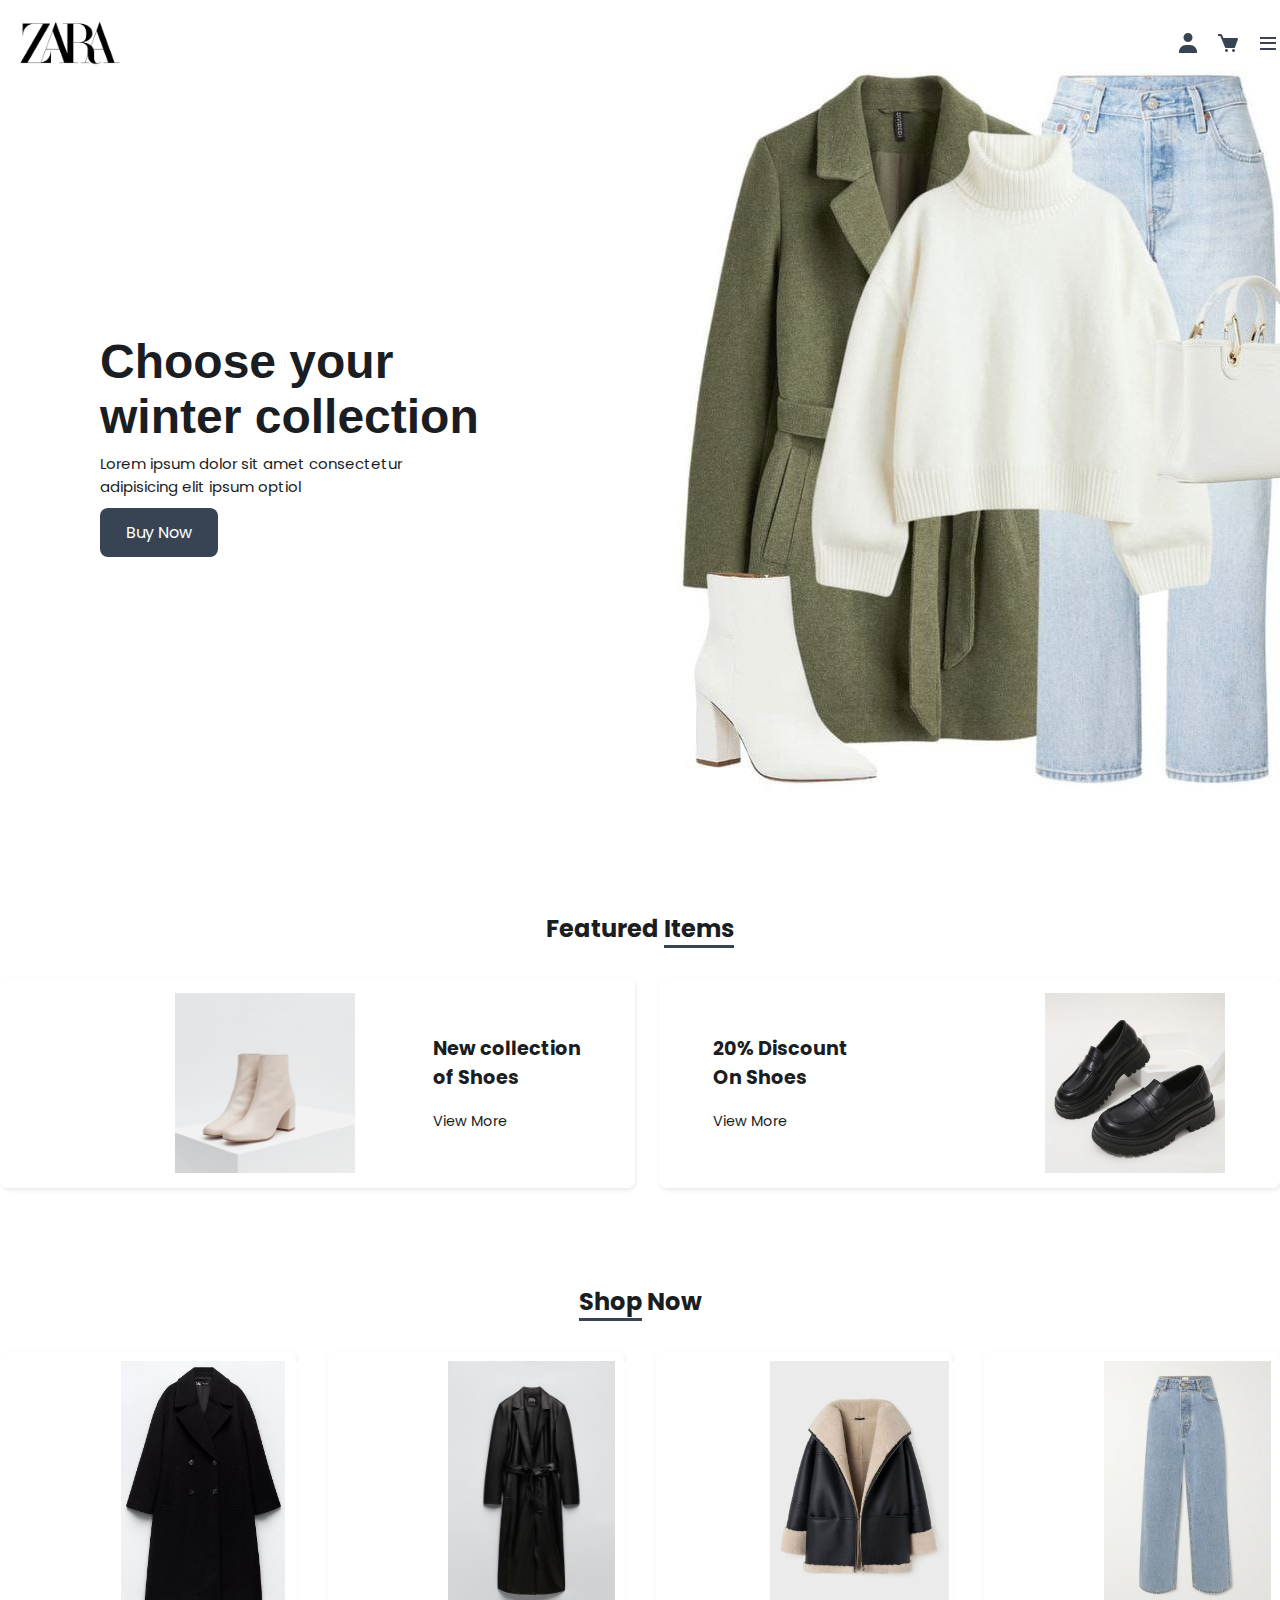
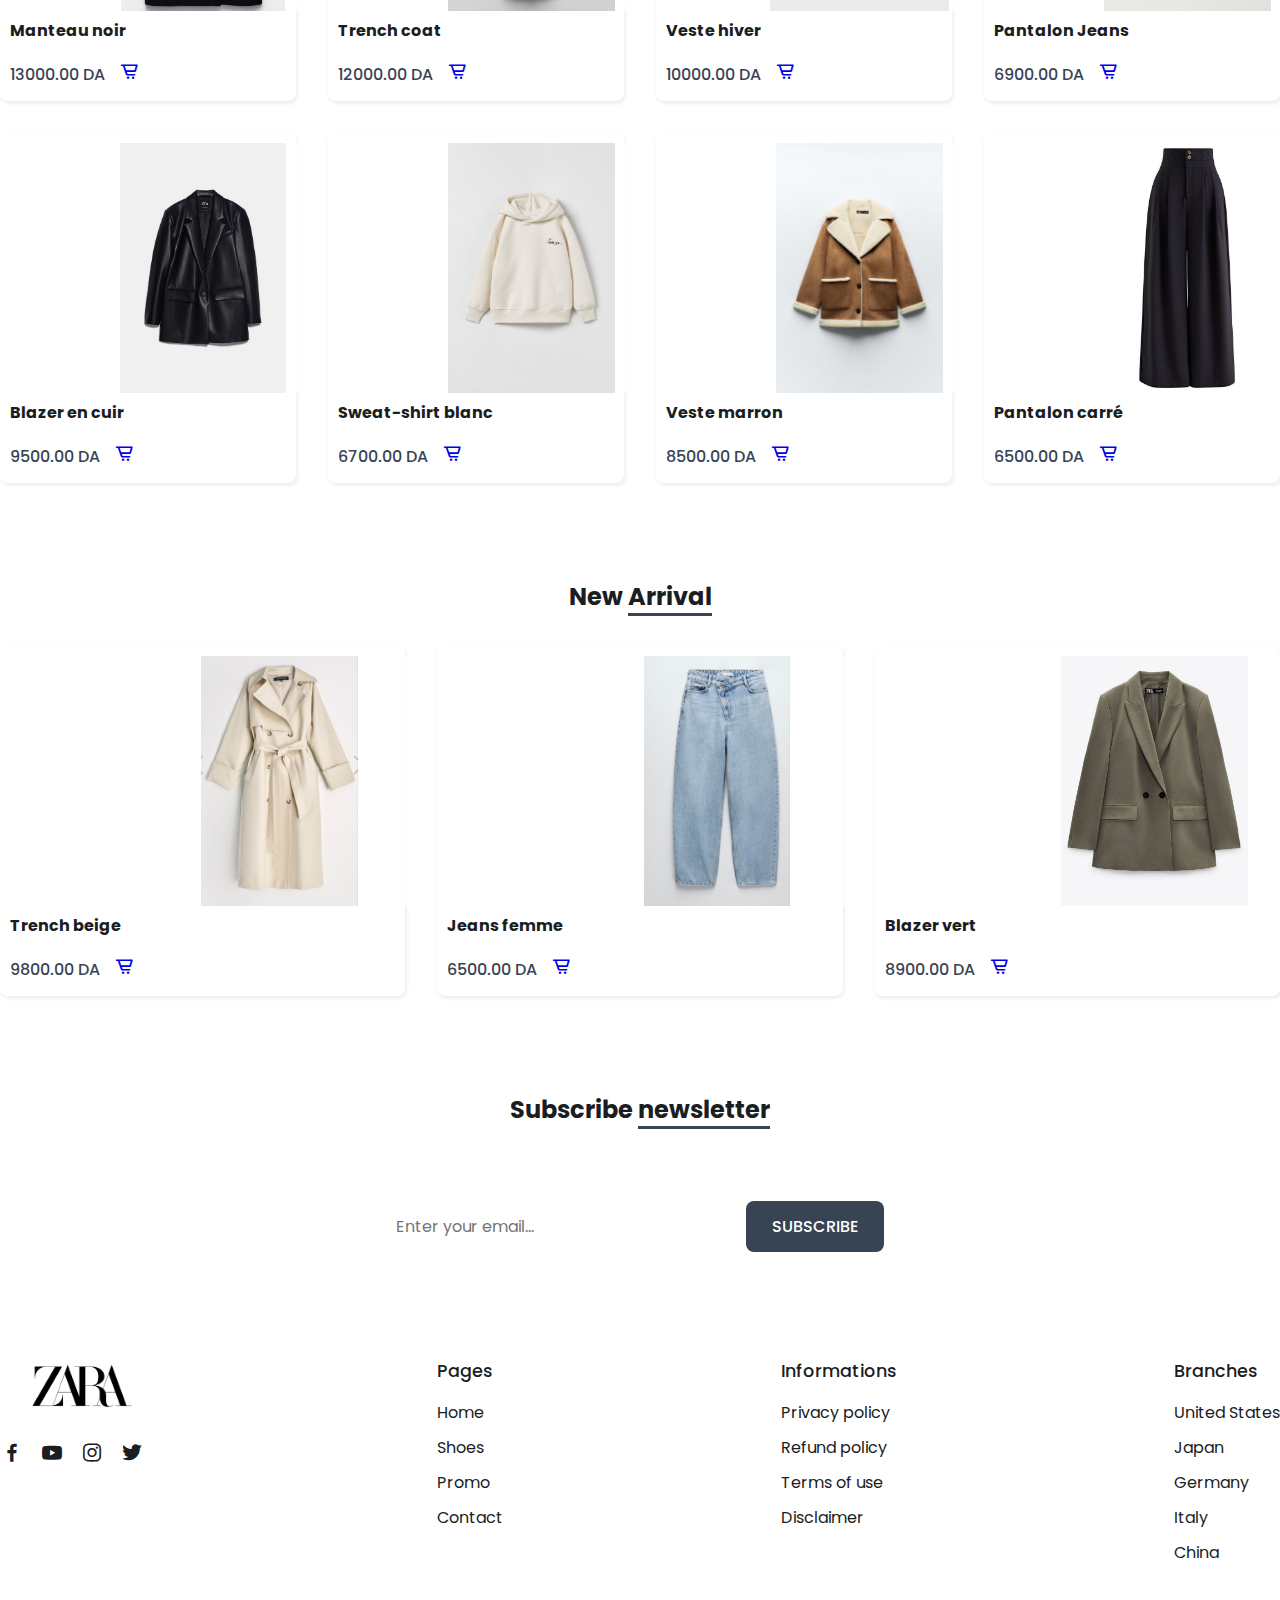
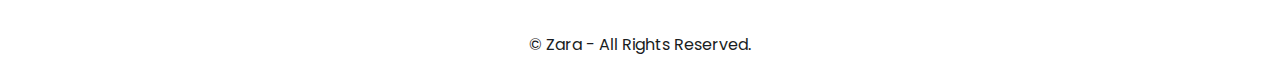
<file: index.html>
<!DOCTYPE html>
<html lang="en">
<head>
    <meta charset="UTF-8">
    <meta name="viewport" content="width=device-width, initial-scale=1.0">
    <title>site e-commerce zara</title>
    <!-- CSS -->
    <link rel="stylesheet" href="style.css">
    <!-- Box Icons -->
    <link href="https://unpkg.com/boxicons@2.1.4/css/boxicons.min.css" rel="stylesheet">
</head>
<body>
    <!-- Header -->
    <header>
        <div class="nav container">
            <!-- Logo -->
            <a href="index.html" class="logo">
                <img src="img/safiaaa.png">
            </a>
            <!-- Menu Links -->
            <ul class="navbar">
                <li><a href="#home" class="active">Home</a></li>
                <li><a href="shoes.html">Shoes</a></li>
                <li><a href="promo.html">Promo</a></li>
                <li><a href="contact.html" class="contact"><i class='bx bxs-contact'></i> Contact</a></li>
            </ul>
            <!-- Icons -->
            <div class="nav-icons">
                <a href="#" class="user"><i class='bx bxs-user'></i></a>
                <a href="#" class="cart"><i class='bx bxs-cart'></i></a>
                <a href="#" class="menu"><i class='bx bx-menu' id="menu-icon"></i></a>
            </div>
        </div>
    </header>
    <!-- Home -->
    <section class="home" id="home">
        <div class="home container">
            <div class="home-text">
                <h1>Choose your <br>winter collection</h1>
                <p>Lorem ipsum dolor sit amet consectetur <br>adipisicing elit ipsum optiol</p>
                <!-- Button -->
                <a href="#" class="btn">Buy Now</a>
            </div>
            <!-- Home Image -->
            <div class="home-img">
                <img src="img/winer.jpg">
            </div>
        </div>
    </section>
    <!-- Featured -->
    <section class="featured container" id="featured">
        <div class="heading">
            <h2>Featured <span>Items</span></h2>
        </div>
        <div class="featured-container container">
            <!-- Box 1 -->
            <div class="box">
                <img src="img/5780541676064982478_120.jpg" alt="">
                <div class="text">
                    <h2>New collection <br>of Shoes</h2>
                    <a href="shoes.html">View More</a>
                </div>
            </div>
            <!-- Box 2 -->
            <div class="box">
                <div class="text">
                    <h2>20% Discount <br>On Shoes</h2>
                    <a href="promo.html">View More</a>
                </div>
                <img src="img/e777a05e8a29bbe8b3b2c0ac0cf185cf.jpg" alt="">
            </div>
        </div>
    </section>
    <!-- Shop -->
    <section class="shop" id="shop">
        <div class="heading">
            <h2><span>Shop</span> Now</h2>
        </div>
        <div class="shop-container container">
            <div class="box">
                <img src="img/02631f67a405ee06260c0263e484c8fd.jpg">
                <h2>Manteau noir</h2>
                <span>13000.00 DA</span>
                <a href="#"><i class='bx bx-cart-alt'></i></a>
            </div>
            <div class="box">
                <img src="img/6050832759800317524_121.jpg">
                <h2>Trench coat</h2>
                <span>12000.00 DA</span>
                <a href="#"><i class='bx bx-cart-alt'></i></a>
            </div>
            <div class="box">
                <img src="img/783ca17c5a2ca26997706bc5a75c3d12.jpg">
                <h2>Veste hiver</h2>
                <span>10000.00 DA</span>
                <a href="#"><i class='bx bx-cart-alt'></i></a>
            </div>
            <div class="box">
                <img src="img/6050832759800317522_120.jpg">
                <h2>Pantalon Jeans</h2>
                <span>6900.00 DA</span>
                <a href="#"><i class='bx bx-cart-alt'></i></a>
            </div>
            <div class="box">
                <img src="img/noire.jpg">
                <h2>Blazer en cuir</h2>
                <span>9500.00 DA</span>
                <a href="#"><i class='bx bx-cart-alt'></i></a>
            </div>         
            <div class="box">
                <img src="img/sifiaa.jpg">
                <h2>Sweat-shirt blanc</h2>
                <span>6700.00 DA</span>
                <a href="#"><i class='bx bx-cart-alt'></i></a>
            </div>
            <div class="box">
                <img src="img/marron.jpg">
                <h2>Veste marron</h2>
                <span>8500.00 DA</span>
                <a href="#"><i class='bx bx-cart-alt'></i></a>
            </div>
            <div class="box">
                <img src="img/padef.jpg">
                <h2>Pantalon carré</h2>
                <span>6500.00 DA</span>
                <a href="#"><i class='bx bx-cart-alt'></i></a>
            </div>
        </div>
    </section>
    <!-- New Arrival -->
    <section class="new" id="new">
        <div class="heading">
            <h2>New <span>Arrival</span></h2>
        </div>
        <div class="shop-container container">
            <div class="box">
                <img src="img/tren.jpg">
                <h2>Trench beige</h2>
                <span>9800.00 DA</span>
                <a href="#"><i class='bx bx-cart-alt'></i></a>
            </div>
            <div class="box">
                <img src="img/6050832759800317531_121.jpg">
                <h2>Jeans femme</h2>
                <span>6500.00 DA</span>
                <a href="#"><i class='bx bx-cart-alt'></i></a>
            </div>
            <div class="box">
                <img src="img/mamaia.jpg">
                <h2>Blazer vert</h2>
                <span>8900.00 DA</span>
                <a href="#"><i class='bx bx-cart-alt'></i></a>
            </div>
        </div>
    </section>
    <!-- Newsletter -->
    <section class="newsletter container">
        <div class="heading">
            <h2>Subscribe <span>newsletter</span></h2>
        </div>
        <form action="">
            <input type="email" placeholder="Enter your email..." class="email-box" required>
            <input type="submit" value="Subscribe" class="btn">
        </form>
    </section>
    <!-- Footer -->
    <section class="footer container">
        <div class="footer-box">
            <a href="index.html" class="logo">
                <img src="img/safiaaa.png">
            </a>
            <div class="social">
                <a href="#"><i class='bx bxl-facebook'></i></a>
                <a href="#"><i class='bx bxl-youtube'></i></a>
                <a href="#"><i class='bx bxl-instagram'></i></a>
                <a href="#"><i class='bx bxl-twitter'></i></a>
            </div>
        </div>
        <div class="footer-box">
            <h3>Pages</h3>
            <a href="index.html">Home</a>
            <a href="shoes.html">Shoes</a>
            <a href="promo.html">Promo</a>
            <a href="contact.html">Contact</a>
        </div>
        <div class="footer-box">
            <h3>Informations</h3>
            <a href="#">Privacy policy</a>
            <a href="#">Refund policy</a>
            <a href="#">Terms of use</a>
            <a href="#">Disclaimer</a>
        </div>
        <div class="footer-box">
            <h3>Branches</h3>
            <p>United States</p>
            <p>Japan</p>
            <p>Germany</p>
            <p>Italy</p>
            <p>China</p>
        </div>
    </section>
    <!-- Copyright -->
    <div class="copyright">
        <p>&#169; Zara - All Rights Reserved.</p>
    </div>
    <!-- JS -->
    <script src="main.js" defer></script>
</body>
</html>
</file>
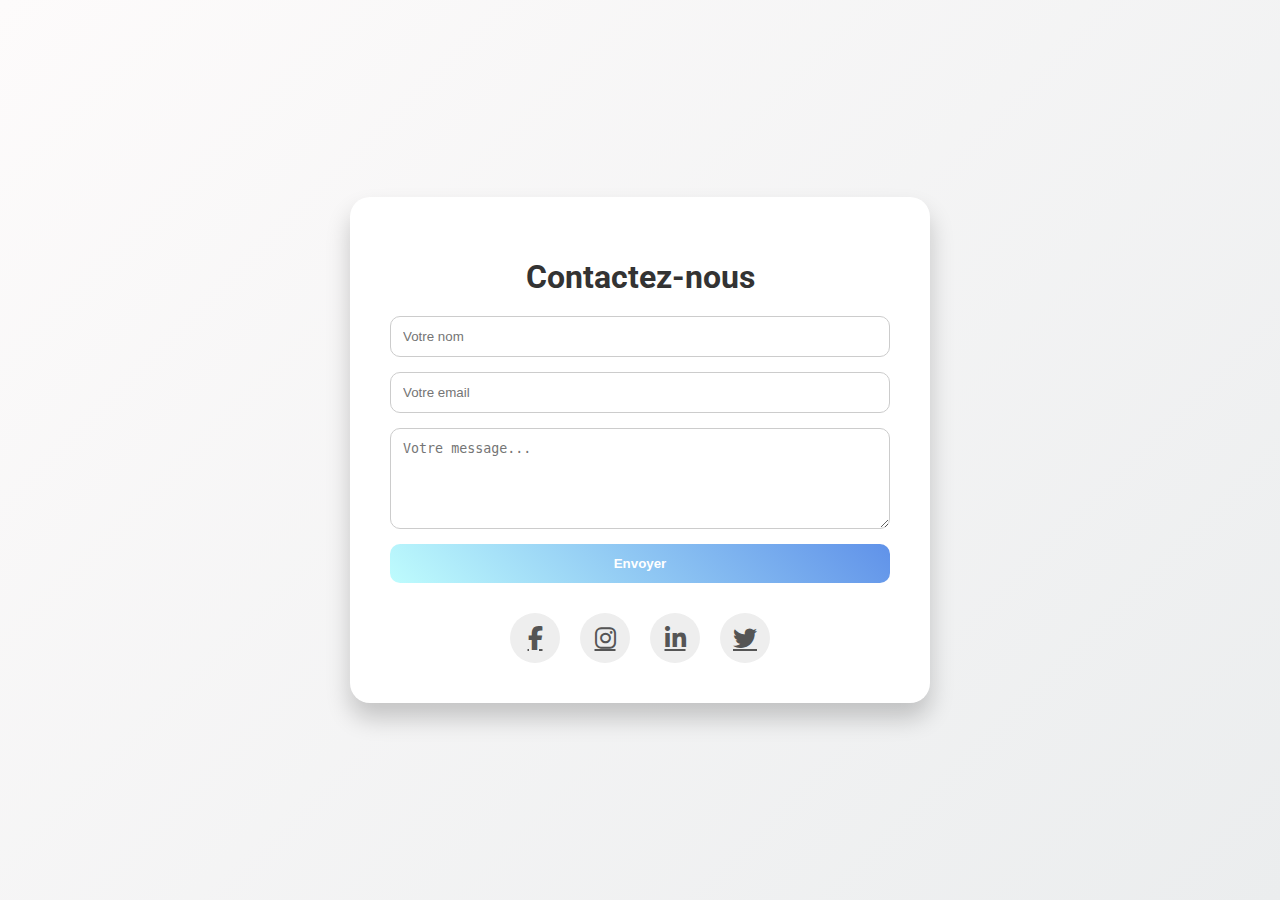
<file: contact.html>
<!DOCTYPE html>
<html lang="fr">
<head>
    <meta charset="UTF-8">
    <meta name="viewport" content="width=device-width, initial-scale=1.0">
    <title>Contact</title>
    <link href="https://fonts.googleapis.com/css2?family=Roboto:wght@400;700&display=swap" rel="stylesheet">
    <link rel="stylesheet" href="https://cdnjs.cloudflare.com/ajax/libs/font-awesome/6.5.2/css/all.min.css">
    <style>
        body {
            margin: 0;
            font-family: 'Roboto', sans-serif;
            background: linear-gradient(135deg, #fdfbfb, #ebedee);
            display: flex;
            justify-content: center;
            align-items: center;
            min-height: 100vh;
        }
        .contact-container {
            background: #ffffff;
            padding: 40px;
            border-radius: 20px;
            box-shadow: 0 15px 25px rgba(0,0,0,0.2);
            width: 90%;
            max-width: 500px;
            text-align: center;
            animation: fadeIn 1s ease-in-out;
        }
        h1 {
            margin-bottom: 20px;
            color: #333;
        }
        .contact-form {
            display: flex;
            flex-direction: column;
            gap: 15px;
        }
        .contact-form input,
        .contact-form textarea {
            padding: 12px;
            border-radius: 10px;
            border: 1px solid #ccc;
            transition: all 0.3s ease;
        }
        .contact-form input:focus,
        .contact-form textarea:focus {
            border-color: #b8cbd0;
            box-shadow: 0 0 10px rgba(0,123,255,0.3);
            outline: none;
        }
        .contact-form button {
            padding: 12px;
            background: linear-gradient(45deg, #befcfd, #6092e9);
            color: white;
            font-weight: bold;
            border: none;
            border-radius: 10px;
            cursor: pointer;
            transition: all 0.3s ease;
        }
        .contact-form button:hover {
            transform: translateY(-3px);
            box-shadow: 0 8px 15px rgba(0,0,0,0.2);
        }
        .social-links {
            margin-top: 30px;
            display: flex;
            justify-content: center;
            gap: 20px;
            flex-wrap: wrap;
        }
        .social-links a {
            display: flex;
            align-items: center;
            justify-content: center;
            width: 50px;
            height: 50px;
            border-radius: 50%;
            background: #eee;
            color: #555;
            font-size: 24px;
            transition: all 0.3s ease;
        }
        .social-links a:hover {
            transform: translateY(-5px) scale(1.1);
            box-shadow: 0 5px 15px rgba(0, 0, 0, 0.297);
        }

        /* Couleur au clic (avec :active) */
        .social-links a.facebook:hover { color: #1877F2; }
        .social-links a.instagram:hover { color: #E1306C; }
        .social-links a.linkedin:hover { color: #0A66C2; }
        .social-links a.twitter:hover { color: #1DA1F2; }

        @keyframes fadeIn {
            0% {opacity: 0; transform: translateY(-20px);}
            100% {opacity: 1; transform: translateY(0);}
        }
    </style>
</head>
<body>
    <div class="contact-container">
        <h1>Contactez-nous</h1>
        <form class="contact-form">
            <input type="text" placeholder="Votre nom" required>
            <input type="email" placeholder="Votre email" required>
            <textarea placeholder="Votre message..." rows="5" required></textarea>
            <button type="submit">Envoyer</button>
        </form>
        <div class="social-links">
            <a href="#" class="facebook"><i class="fab fa-facebook-f"></i></a>
            <a href="#" class="instagram"><i class="fab fa-instagram"></i></a>
            <a href="#" class="linkedin"><i class="fab fa-linkedin-in"></i></a>
            <a href="#" class="twitter"><i class="fab fa-twitter"></i></a>
        </div>
    </div>
</body>
</html>
</file>
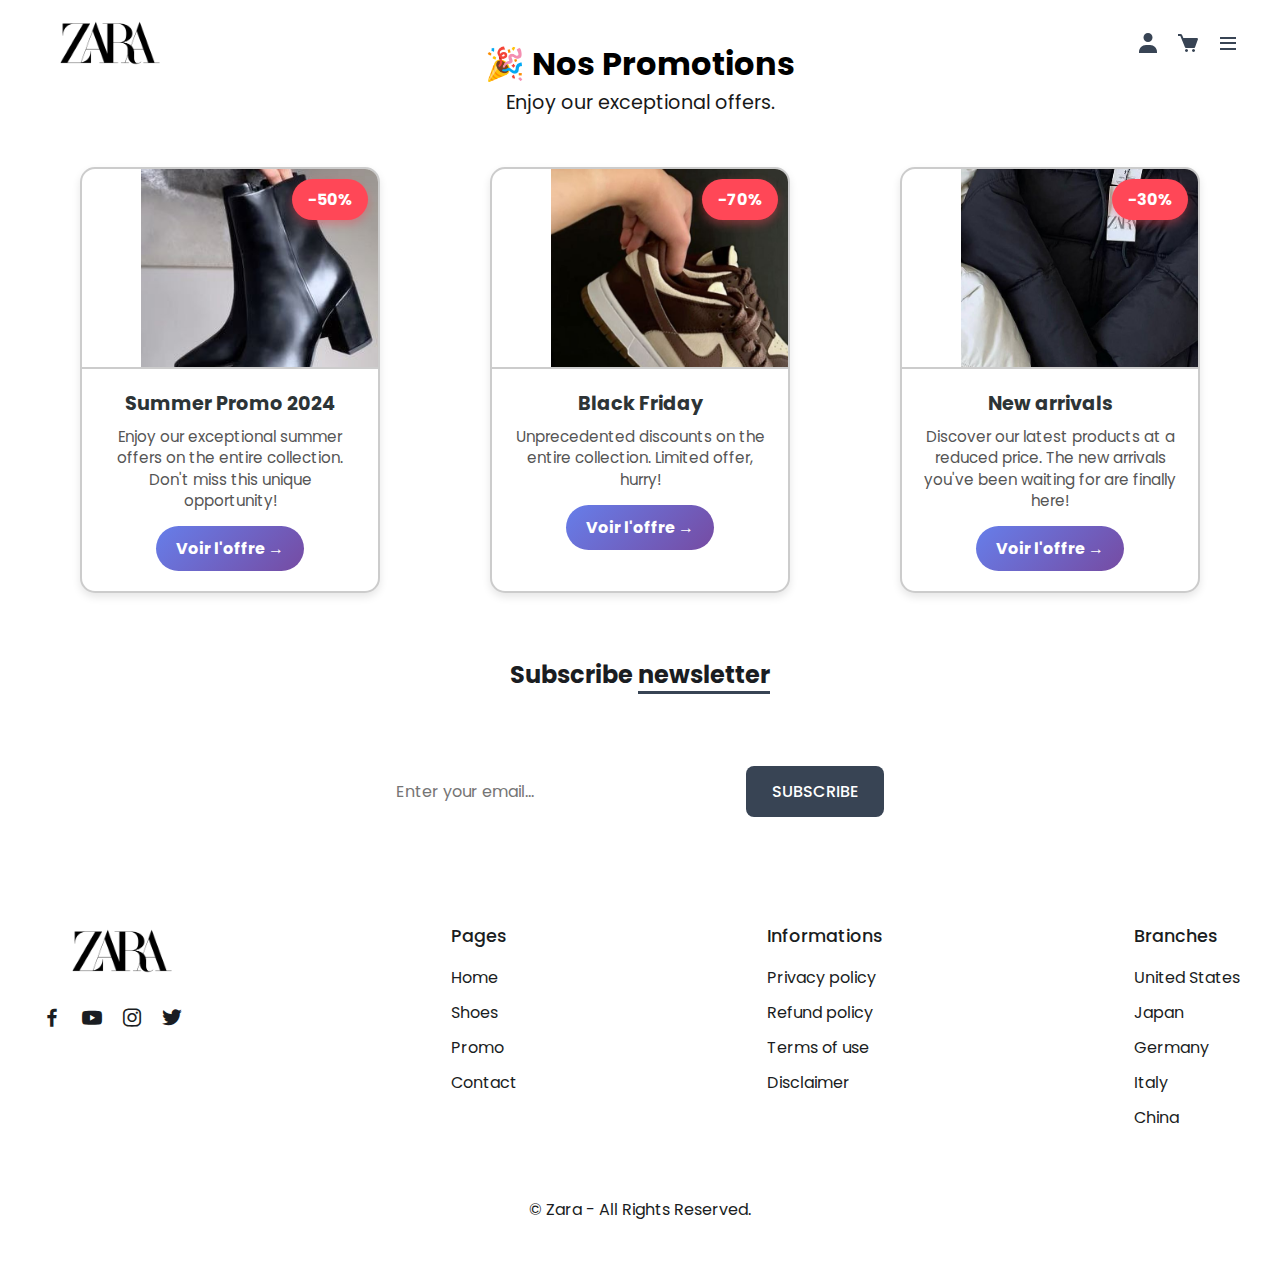
<file: promo.html>
<!DOCTYPE html>
<html lang="en">
<head>
    <meta charset="UTF-8">
    <meta name="viewport" content="width=device-width, initial-scale=1.0">
    <title>Our Promotions - Zara</title>
    <!-- CSS -->
    <link rel="stylesheet" href="style.css">
    <!-- Box Icons -->
    <link href="https://unpkg.com/boxicons@2.1.4/css/boxicons.min.css" rel="stylesheet">
<style>

/* === Styles de base === */
* {
    margin: 0;
    padding: 0;
    box-sizing: border-box;
}

body {
    font-family: 'Segoe UI', Tahoma, Geneva, Verdana, sans-serif;
    background: white;
    padding: 40px 20px;
    min-height: 100vh;
}

.container {
    max-width: 1200px;
    margin: 0 auto;
}

.header {
    text-align: center;
    color: black;
    margin-bottom: 50px;
}

.header h1 {
    color:black;
}

.header p {
    font-size: 1.2em;
    opacity: 0.9;
}

/* === Grid des promos === */
.promos-grid {
    display: grid;
    grid-template-columns: repeat(auto-fit, minmax(300px, 1fr));
    gap: 30px;
    justify-items: center;
}

/* === Chaque carte promo (cadre) === */
.promo-card {
    background: #fff;
    border: 2px solid #ccc;      /* Bordure du cadre */
    border-radius: 15px;         /* Coins arrondis */
    overflow: hidden;
    width: 300px;                /* Largeur fixe pour uniformité */
    box-shadow: 0 4px 8px rgba(0,0,0,0.1);
    transition: transform 0.3s, box-shadow 0.3s;
}

/* Effet au hover */
.promo-card:hover {
    transform: translateY(-5px);
    box-shadow: 0 8px 16px rgba(0,0,0,0.2);
}

/* Image dans le cadre */
.promo-image {
    position: relative;
    width: 100%;
    height: 200px;               /* Hauteur fixe pour toutes les images */
    overflow: hidden;
    border-bottom: 2px solid #ccc; /* Bordure entre image et contenu */
}

.promo-image img {
    width: 100%;
    height: 100%;
    object-fit: cover;           /* Remplit le cadre sans déformer */
    object-position: center;
    transition: transform 0.3s ease;
}

.promo-card:hover .promo-image img {
    transform: scale(1.05);
}

/* Badge de réduction */
.discount-badge {
    position: absolute;
    top: 10px;
    right: 10px;
    background: #ff4757;
    color: white;
    padding: 8px 16px;
    border-radius: 50px;
    font-weight: bold;
    font-size: 1em;
    box-shadow: 0 4px 10px rgba(255, 71, 87, 0.4);
}

/* Contenu promo */
.promo-content {
    padding: 20px;
    text-align: center;
}

.promo-title {
    font-size: 1.2em;
    color: #2d3436;
    margin-bottom: 8px;
    font-weight: bold;
}

.promo-description {
    color: #555;
    font-size: 0.95em;
    margin-bottom: 15px;
    line-height: 1.4;
}

.promo-link {
    display: inline-block;
    background: linear-gradient(135deg, #667eea 0%, #764ba2 100%);
    color: white;
    padding: 10px 20px;
    text-decoration: none;
    border-radius: 50px;
    font-weight: bold;
    transition: all 0.3s ease;
}

.promo-link:hover {
    transform: translateY(-2px);
    box-shadow: 0 6px 20px rgba(102, 126, 234, 0.4);
}

@media (max-width: 768px) {
    .header h1 {
        font-size: 2em;
    }
    .promos-grid {
        grid-template-columns: 1fr;
    }
}
</style>

</head>
<body>
    <!-- Header -->
    <header>
        <div class="nav container">
            <!-- Logo -->
            <a href="index.html" class="logo">
                <img src="img/safiaaa.png" alt="Logo">
            </a>
            <!-- Menu Links -->
            <ul class="navbar">
                <li><a href="index.html">Home</a></li>
                <li><a href="shoes.html" class="active">Shoes</a></li>
                <li><a href="promo.html">Promo</a></li>
                <li><a href="contact.html" class="contact"><i class='bx bxs-contact'></i> Contact</a></li>
            </ul>
            <!-- Icons -->
            <div class="nav-icons">
                <a href="#" class="user"><i class='bx bxs-user'></i></a>
                <a href="#" class="cart"><i class='bx bxs-cart'></i></a>
                <a href="#" class="menu"><i class='bx bx-menu' id="menu-icon"></i></a>
            </div>
        </div>
    </header>
    
    <div class="container">
        <div class="header">
            <h1>🎉 Nos Promotions</h1>
            <p>Enjoy our exceptional offers.</p>
        </div>

        <div class="promos-grid">
            <!-- Promo 1 -->
            <div class="promo-card">
                <div class="promo-image">
                    <img src="img/promo1.jpg" alt="Promo d'été">
                    <div class="discount-badge">-50%</div>
                </div>
                <div class="promo-content">
                    <h2 class="promo-title">Summer Promo 2024</h2>
                    <p class="promo-description">
                       Enjoy our exceptional summer offers on the entire collection. Don't miss this unique opportunity!
                    </p>
                    <a href="img/promo1.jpg" class="promo-link">Voir l'offre →</a>
                </div>
            </div>

            <!-- Promo 2 -->
            <div class="promo-card">
                <div class="promo-image">
                    <img src="img/promo2.jpg" alt="Black Friday">
                    <div class="discount-badge">-70%</div>
                </div>
                <div class="promo-content">
                    <h2 class="promo-title">Black Friday</h2>
                    <p class="promo-description">
                       Unprecedented discounts on the entire collection. Limited offer, hurry!
                    </p>
                    <a href="img/promo2.jpg" class="promo-link">Voir l'offre →</a>
                </div>
            </div>

            <!-- Promo 3 -->
            <div class="promo-card">
                <div class="promo-image">
                    <img src="img/promo8.jpg" alt="Nouveautés">
                    <div class="discount-badge">-30%</div>
                </div>
                <div class="promo-content">
                    <h2 class="promo-title">New arrivals</h2>
                    <p class="promo-description">
                       Discover our latest products at a reduced price. The new arrivals you've been waiting for are finally here!
                    </p>
                    <a href="img/promo8.jpg" class="promo-link">Voir l'offre →</a>
                </div>
            </div>
        </div>
    </div>

    <!-- Newsletter -->
    <section class="newsletter container">
        <div class="heading">
            <h2>Subscribe <span>newsletter</span></h2>
        </div>
        <form action="">
            <input type="email" placeholder="Enter your email..." class="email-box" required>
            <input type="submit" value="Subscribe" class="btn">
        </form>
    </section>
    
    <!-- Footer -->
    <section class="footer container">
        <div class="footer-box">
            <a href="index.html" class="logo">
                <img src="img/safiaaa.png" alt="Logo">
            </a>
            <div class="social">
                <a href="#"><i class='bx bxl-facebook'></i></a>
                <a href="#"><i class='bx bxl-youtube'></i></a>
                <a href="#"><i class='bx bxl-instagram'></i></a>
                <a href="#"><i class='bx bxl-twitter'></i></a>
            </div>
        </div>
        <div class="footer-box">
            <h3>Pages</h3>
            <a href="index.html">Home</a>
            <a href="shoes.html">Shoes</a>
            <a href="promo.html">Promo</a>
            <a href="contact.html">Contact</a>
        </div>
        <div class="footer-box">
            <h3>Informations</h3>
            <a href="#">Privacy policy</a>
            <a href="#">Refund policy</a>
            <a href="#">Terms of use</a>
            <a href="#">Disclaimer</a>
        </div>
        <div class="footer-box">
            <h3>Branches</h3>
            <p>United States</p>
            <p>Japan</p>
            <p>Germany</p>
            <p>Italy</p>
            <p>China</p>
        </div>
    </section>
    
    <!-- Copyright -->
    <div class="copyright">
        <p>&#169; Zara - All Rights Reserved.</p>
    </div>
    
    <!-- JS -->
    <script src="main.js" defer></script>
</body>
</html>
</file>
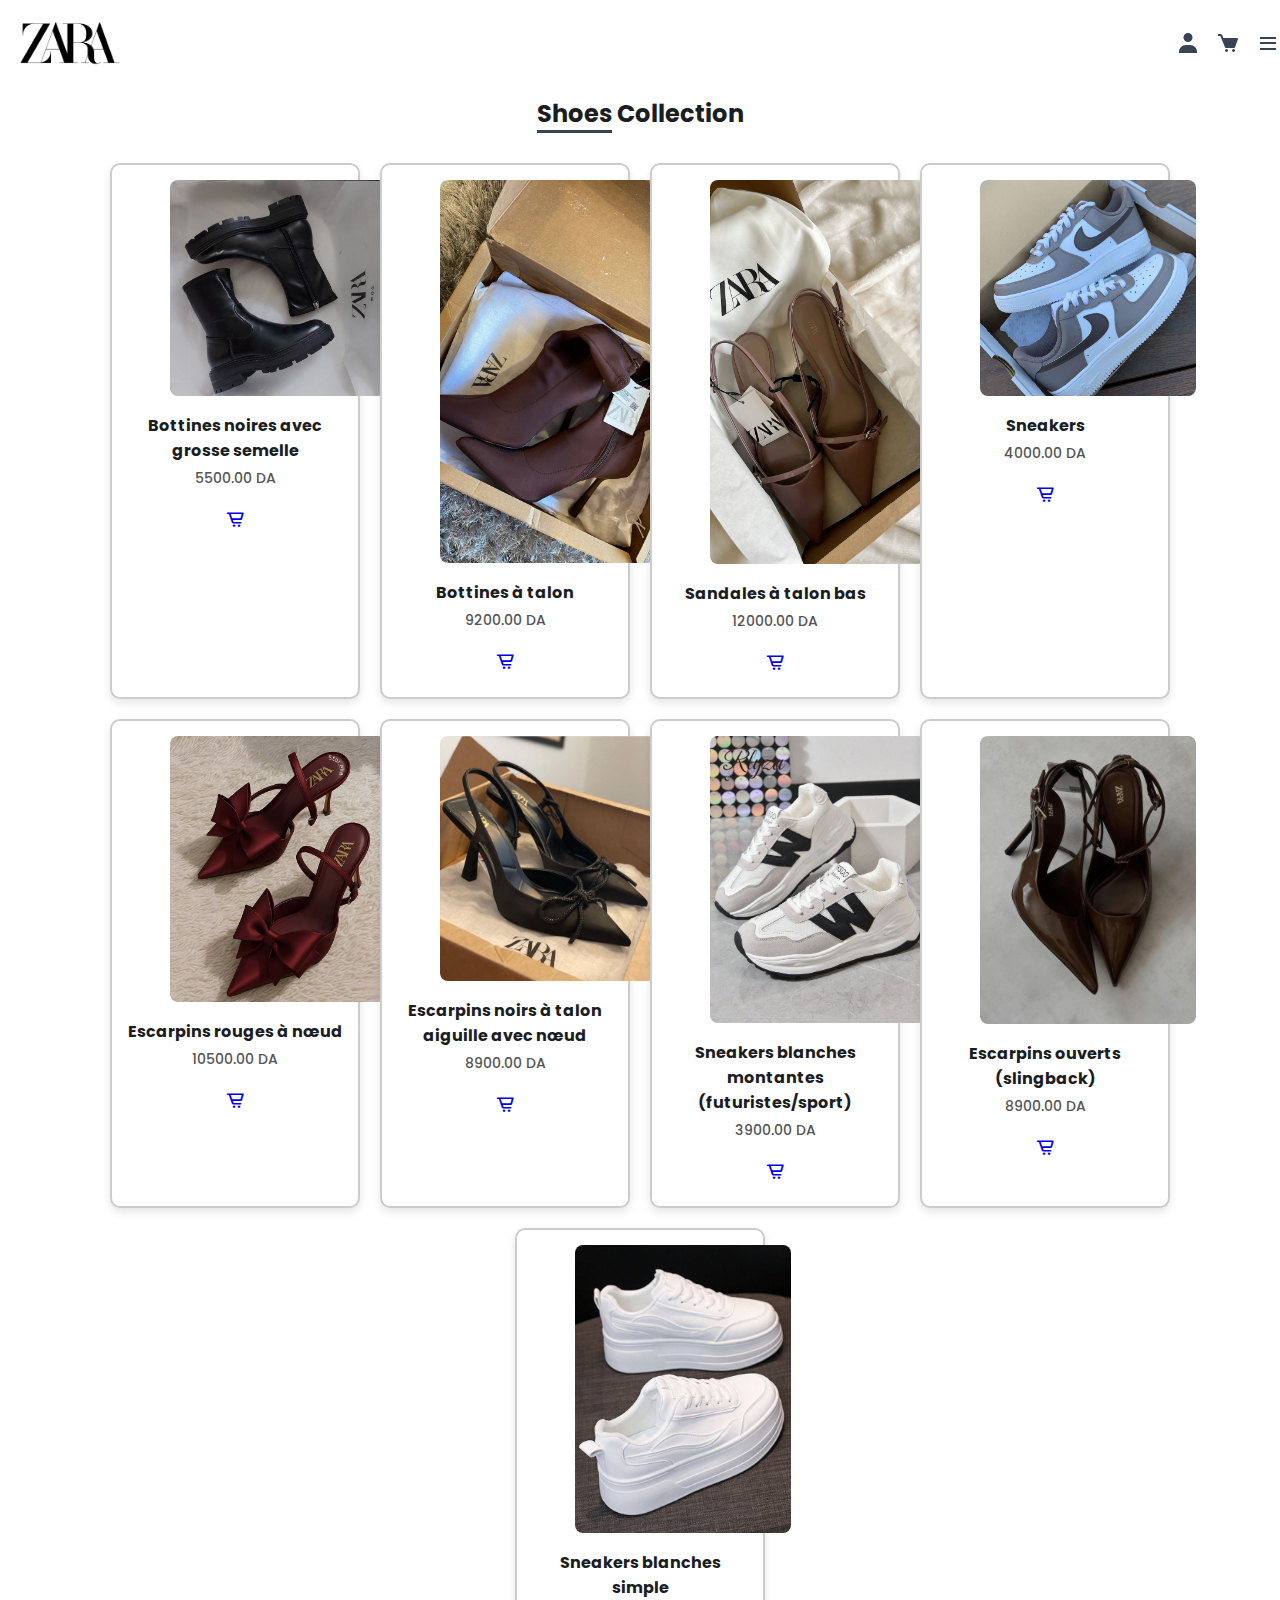
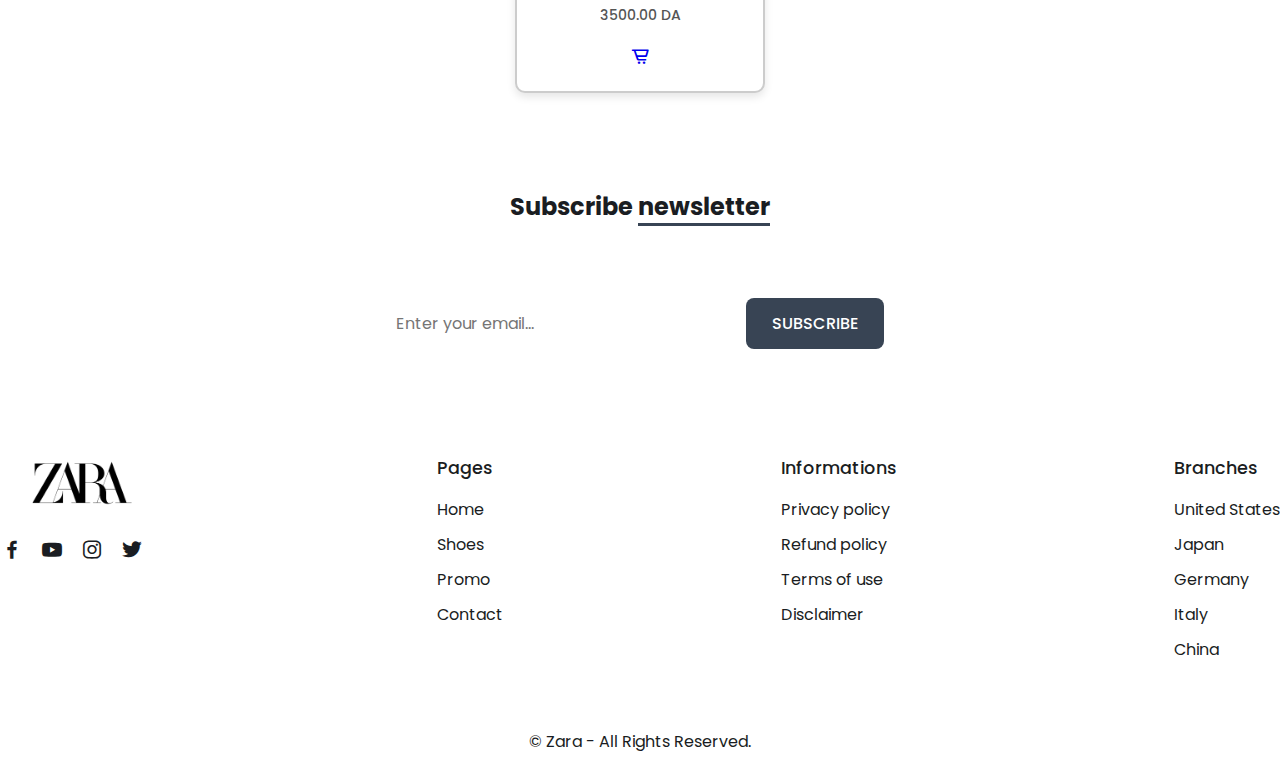
<file: shoes.html>
<!DOCTYPE html>
<html lang="en">
<head>
    <meta charset="UTF-8">
    <meta name="viewport" content="width=device-width, initial-scale=1.0">
    <title>Shoes Collection - Zara</title>
    <!-- CSS -->
    <link rel="stylesheet" href="style.css">
    <!-- Box Icons -->
    <link href="https://unpkg.com/boxicons@2.1.4/css/boxicons.min.css" rel="stylesheet">
</head>
<style>/* Container des boxes */
/* Container des boxes */
.shop-container {
    display: flex;
    flex-wrap: wrap;
    gap: 20px; /* Espace entre chaque box */
    justify-content: center;
}

/* Chaque box de chaussures */
.shop-container .box {
    background-color: #fff; /* Couleur de fond du cadre */
    border: 2px solid #ccc; /* Bordure du cadre */
    border-radius: 10px; /* Bords arrondis */
    padding: 15px; /* Espace à l'intérieur du cadre */
    text-align: center;
    width: 250px; /* Largeur de chaque box */
    box-shadow: 0 4px 8px rgba(0,0,0,0.1); /* Ombre douce */
    transition: transform 0.3s, box-shadow 0.3s; /* Animation au hover */
}

/* Effet au survol */
.shop-container .box:hover {
    transform: translateY(-5px);
    box-shadow: 0 8px 16px rgba(0,0,0,0.2);
}

/* Image à l'intérieur de la box */
.shop-container .box img {
    width: 100%;
    height: auto;
    border-radius: 8px; /* Optionnel : coins arrondis sur l'image */
    margin-bottom: 10px; /* Espace entre l'image et le titre */
}

/* Titre et prix */
.shop-container .box h2 {
    font-size: 16px;
    margin-bottom: 5px;
}

.shop-container .box span {
    font-size: 14px;
    color: #555;
    display: block;
    margin-bottom: 10px;
}


</style>

<body>
    <!-- Header -->
    <header>
        <div class="nav container">
            <!-- Logo -->
            <a href="index.html" class="logo">
                <img src="img/safiaaa.png">
            </a>
            <!-- Menu Links -->
            <ul class="navbar">
                <li><a href="index.html">Home</a></li>
                <li><a href="shoes.html" class="active">Shoes</a></li>
                <li><a href="promo.html">Promo</a></li>
                <li><a href="contact.html" class="contact"><i class='bx bxs-contact'></i> Contact</a></li>
            </ul>
            <!-- Icons -->
            <div class="nav-icons">
                <a href="#" class="user"><i class='bx bxs-user'></i></a>
                <a href="#" class="cart"><i class='bx bxs-cart'></i></a>
                <a href="#" class="menu"><i class='bx bx-menu' id="menu-icon"></i></a>
            </div>
        </div>
    </header>
    
    <!-- Shoes Section -->
    <section class="shop" id="shoes" style="padding-top: 6rem;">
        <div class="heading">
            <h2><span>Shoes</span> Collection</h2>
        </div>
        <div class="shop-container container">
            <div class="box">
               <img src="img/shoes1.jpg">
                <h2>Bottines noires avec grosse semelle</h2>
                <span>5500.00 DA</span>
                <a href="#"><i class='bx bx-cart-alt'></i></a>
            </div>
            <div class="box">
                <img src="img/shoes2.jpg">
                <h2>Bottines à talon</h2>
                <span>9200.00 DA</span>
                <a href="#"><i class='bx bx-cart-alt'></i></a>
            </div>
            <div class="box">
                <img src="img/shoes3.jpg">
                <h2>Sandales à talon bas </h2>
                <span>12000.00 DA</span>
                <a href="#"><i class='bx bx-cart-alt'></i></a>
            </div>
            <div class="box">
                <img src="img/shoes4.jpg">
                <h2> Sneakers</h2>
                <span>4000.00 DA</span>
                <a href="#"><i class='bx bx-cart-alt'></i></a>
            </div>
            <div class="box">
                <img src="img/shoes5.jpg">
                <h2>Escarpins rouges à nœud </h2>
                <span>10500.00 DA</span>
                <a href="#"><i class='bx bx-cart-alt'></i></a>
            </div>         
            <div class="box">
                <img src="img/shoes6.jpg">
                <h2>Escarpins noirs à talon aiguille avec nœud</h2>
                <span>8900.00 DA</span>
                <a href="#"><i class='bx bx-cart-alt'></i></a>
            </div>
            <div class="box">
                <img src="img/shoes7.jpg">
                <h2>Sneakers blanches montantes (futuristes/sport)</h2>
                <span>3900.00 DA</span>
                <a href="#"><i class='bx bx-cart-alt'></i></a>
            </div>
            <div class="box">
                <img src="img/shoes8.jpg">
                <h2>Escarpins ouverts (slingback)</h2>
                <span>8900.00 DA</span>
                <a href="#"><i class='bx bx-cart-alt'></i></a>
            </div>
             <div class="box">
                <img src="img/shoes9.jpg">
                <h2>Sneakers blanches simple</h2>
                <span>3500.00 DA</span>
                <a href="#"><i class='bx bx-cart-alt'></i></a>
            </div>
        </div>
    </section>

    <!-- Newsletter -->
    <section class="newsletter container">
        <div class="heading">
            <h2>Subscribe <span>newsletter</span></h2>
        </div>
        <form action="">
            <input type="email" placeholder="Enter your email..." class="email-box" required>
            <input type="submit" value="Subscribe" class="btn">
        </form>
    </section>
    
    <!-- Footer -->
    <section class="footer container">
        <div class="footer-box">
            <a href="index.html" class="logo">
                <img src="img/safiaaa.png">
            </a>
            <div class="social">
                <a href="#"><i class='bx bxl-facebook'></i></a>
                <a href="#"><i class='bx bxl-youtube'></i></a>
                <a href="#"><i class='bx bxl-instagram'></i></a>
                <a href="#"><i class='bx bxl-twitter'></i></a>
            </div>
        </div>
        <div class="footer-box">
            <h3>Pages</h3>
            <a href="index.html">Home</a>
            <a href="shoes.html">Shoes</a>
            <a href="promo.html">Promo</a>
            <a href="contact.html">Contact</a>
        </div>
        <div class="footer-box">
            <h3>Informations</h3>
            <a href="#">Privacy policy</a>
            <a href="#">Refund policy</a>
            <a href="#">Terms of use</a>
            <a href="#">Disclaimer</a>
        </div>
        <div class="footer-box">
            <h3>Branches</h3>
            <p>United States</p>
            <p>Japan</p>
            <p>Germany</p>
            <p>Italy</p>
            <p>China</p>
        </div>
    </section>
    
    <!-- Copyright -->
    <div class="copyright">
        <p>&#169; Zara - All Rights Reserved.</p>
    </div>
    
    <!-- JS -->
    <script src="main.js" defer></script>
</body>
</html>
</file>
<file: style.css>
/*gooogle font */

@import url('https://fonts.googleapis.com/css2?family=Poppins:wght@400;500;700&display=swap');
*{
    font-family: "Poppins", sans-serif;
    margin: 0 ;
    padding: 0;
    box-sizing: border-box;
    scroll-padding-top: 2rem;
    list-style: none;
    text-decoration: none;
    scroll-behavior: smooth;
     
}
/* variable*/
:root {
    --main-color :#384454;
   --main-light-color:#384454;
    --container-color :#ffffffd3 ;
    --text-color:#1a1d22;
    --bg-color:#fff;
}
img{
    width: 100%;
    margin-left: 20%;

}
    

body{ overflow-x: hidden;
        color:var(--text-color);

}

section{
    padding:4rem 0 2rem;
}
.contrainer{
    max-width: 938px;
    margin-left:auto;
    margin-right: auto;
}
header{
    display:block;
    width: 100%;
    position: fixed;
    top: 0;
    left: 0;
    z-index: 100;
}
header.shadow{
    background:#B8CBD0;
    box-shadow: 2px 2px 4px rgb(15 54 55 / 10%);
    transition: 0.5s;
}
    


.nav{
    display:flex;
    align-items:center ;
    justify-content: space-between;
    padding: 15px 0;

}
.logo img{
    width: 100px;
    
}



.navbar{

    column-gap:2rem;
    position: fixed;
   
}
.navbar a{
    position:relative;
    color:var(--text-color);
    font-size:1rem;
    font-weight: 500;
    
}

.navbar a :hover,
.navbar .active{
color: var(--main-color);
}


 .nav-icons{
     display: flex;
     column-gap: 1rem;
     
 }
 .nav-icons .bx{
    font-size: 24px; 
color:var(--main-color);
cursor: pointer;
}
.nav-icons .bx:hover{
    color: var(--main-color);
}
#menu-icon{
    display:flex;
}
.cart{
 position:relative;   
}
.cart span{
position: absolute;
display: flex;
align-items: center right;
justify-content: center right;
top: -10px;
right: -8px;
font-size: 0.6rem;
height: 15px;
width: 15px;
background: var(--main-light-color);
border-radius: 50%;
padding:0px ;
color:var(--bg-color);
}
/* home  */
.home{
max-width :90000px; 
margin:0%;
min-height: 640px;
display: flex;
align-items: center;
background:var(--container-color);


}
.home-container{
  display: grid; 
  grid-template-columns: repeat(2, 1fr); 
  align-items: center ;
  gap: 1.5rem;
  

}
.home-text h1{
    font-family:'Franklin Gothic Medium', 'Arial Narrow', Arial, sans-serif;
    font-size: 3rem;
    margin-left: 100px;
   color:#1a1d22;
}
.home-text p{
    font-size: 0.938rem;
    margin: 0.5rem 0 1.4rem;
    margin-left: 100px;
}

.btn{
    padding: 13px 26px;
    background: var(--main-color);
    color: var(--bg-color);
    font-weight: 400;
    border-radius: 0.5rem;
    margin-left: 100px;
    
    
    
}
.btn:hover{
    background:var(--main-light-color);
}
.heading{
    text-align: center;
    margin-bottom: 2rem;
    
}
.heading span {
    border-bottom: 3px solid var(--main-color);
}
.featured-container{
    display: grid;
    grid-template-columns: repeat(auto-fit,minmax(17rem, auto));
    gap: 1.5em;
    
    
}
.featured-container .box{
    display: flex;
    align-items: center;
    justify-content: space-around;
    padding: 15px;
    background-color: var(--container-color);
    border-radius: 0.5rem;
    overflow: hidden;
    box-shadow: 1px 2px 4px rgb(15 54 55 / 10%);
}
.featured-container .box img{
    width: 180px;
    object-fit: contain;
    object-position: center;
}
.featured-container .box img:hover{
    transform: scale(1.1);
    transition: 0.5s;
}
.featured-container .box .text h2{
    font-size: 1.2rem;
    margin-bottom: 1rem;
}
.featured-container .box .text a{
    font-size: 0.9rem;
    color: var(--text-color);
}
.shop-container{
    display: grid;
    grid-template-columns: repeat(auto-fit,minmax(280px,auto));
    gap: 2rem;
}
.shop-container .box {
    padding: 10px;
    border-radius: 0.5rem;
    box-shadow: 1px 2px 4px rgb(15  54 55/ 10%);
}
.shop-container .box img{
  width:100%; 
  height:250px; 
  object-fit: contain;
  object-position: center;
  background: var(--container-color);
  border-radius: 0.5rem;
}
.shop-container .box h2{
    font-size: 1rem;
    margin-bottom: 0.5rem;
}
.shop-container .box span {
    font-size: 1rem;
    font-weight: 500;
    color:var(--main-color);

}
.shop-container .box .bx {
    position:-ms-page ;
    bottom: 5rem;
    right: 1rem;
    padding: 10px;
    font-size: 20px;
    background: var(--bg-color);
    border-radius :3rem;
}
.shop-container .box .bx:hover{
    background: var(--main-color);
}
.newsletter{
    display: grid;
    justify-items: center;
}
.newsletter form{
    margin-top: 2rem;
    display: flex;
    background: var(--container-color);
    padding: 10px;
    border-radius: 0.5rem;
}
.newsletter form .email-box{
    width: 250px;
}  
.newsletter form input{
    border: none;
    outline: none;
    background: none;
    color: var(--text-color);
    font-size : 1rem;
}
.newsletter form .btn{
    background:var(--main-light-color);
    color: var(--bg-color);
    font-weight: 500;
    text-transform: uppercase;
    cursor: pointer;

}
.newsletter form .btn:hover{
    background: var(--main-light-color);
}
  .footer{
    display: flex;
    justify-content: space-between;
    gap: 1rem;
  }  
.footer .logo {
    margin-bottom: 1rem;
}
.footer-box{
    display: flex;
    flex-direction:column ;
}
.social{
display:flex;
align-items: center;
}
.social a{
    font-size: 24px;
    margin-right: 1rem;
    color: var(--text-color);

}
.social a:hover{
    transform: translateY(-4px);
    transition: 0.4s;
}
.footer-box h3{
    font-size: 1.1rem;
    font-weight: 500;
    margin-bottom: 1rem;

}
.footer-box a,
.footer-box p {
    color:var(--text-color);
    margin-bottom: 10px;
}
.footer-box a:hover{
    color: var(--main-color);
}
.copyright{
    padding: 25px;
    text-align: center ;
}
/* makin */

@media (max-width:1080px){
    .container{
        margin-left:1rem;
        margin-right:1rem;
    }
}
@media (max-width:991px){
    .nav{
        padding:15px  20px ;
    }
    section{
        padding:3rem  0 1rem;
    }
    .home-text h1 {
        font-size :2.1rem;
    }
}
    @media (max-width:768px){
    .nav{
        padding:10px 0;
     
    }
}
     #menu-icon {
    display:initial; 
     }
    
     .navbar{

   position: absolute;
    top:100%;
    right:-100% ;
    width :250PX;
    height:100vh;
    display:flex;
    flex-direction:column; 
    background:var(--bg-color);
    row-gap: 0.5rem;
    text-align:left;
    box-shadow:2px 2px 15px rgb(15 54 55 / 15%);
    transition: 0.3s;
     }
    
    .navbar a{
    display:block;
    padding: 15px;

    }
    
    .navbar.active{
        right: 0;
    }
</file>
